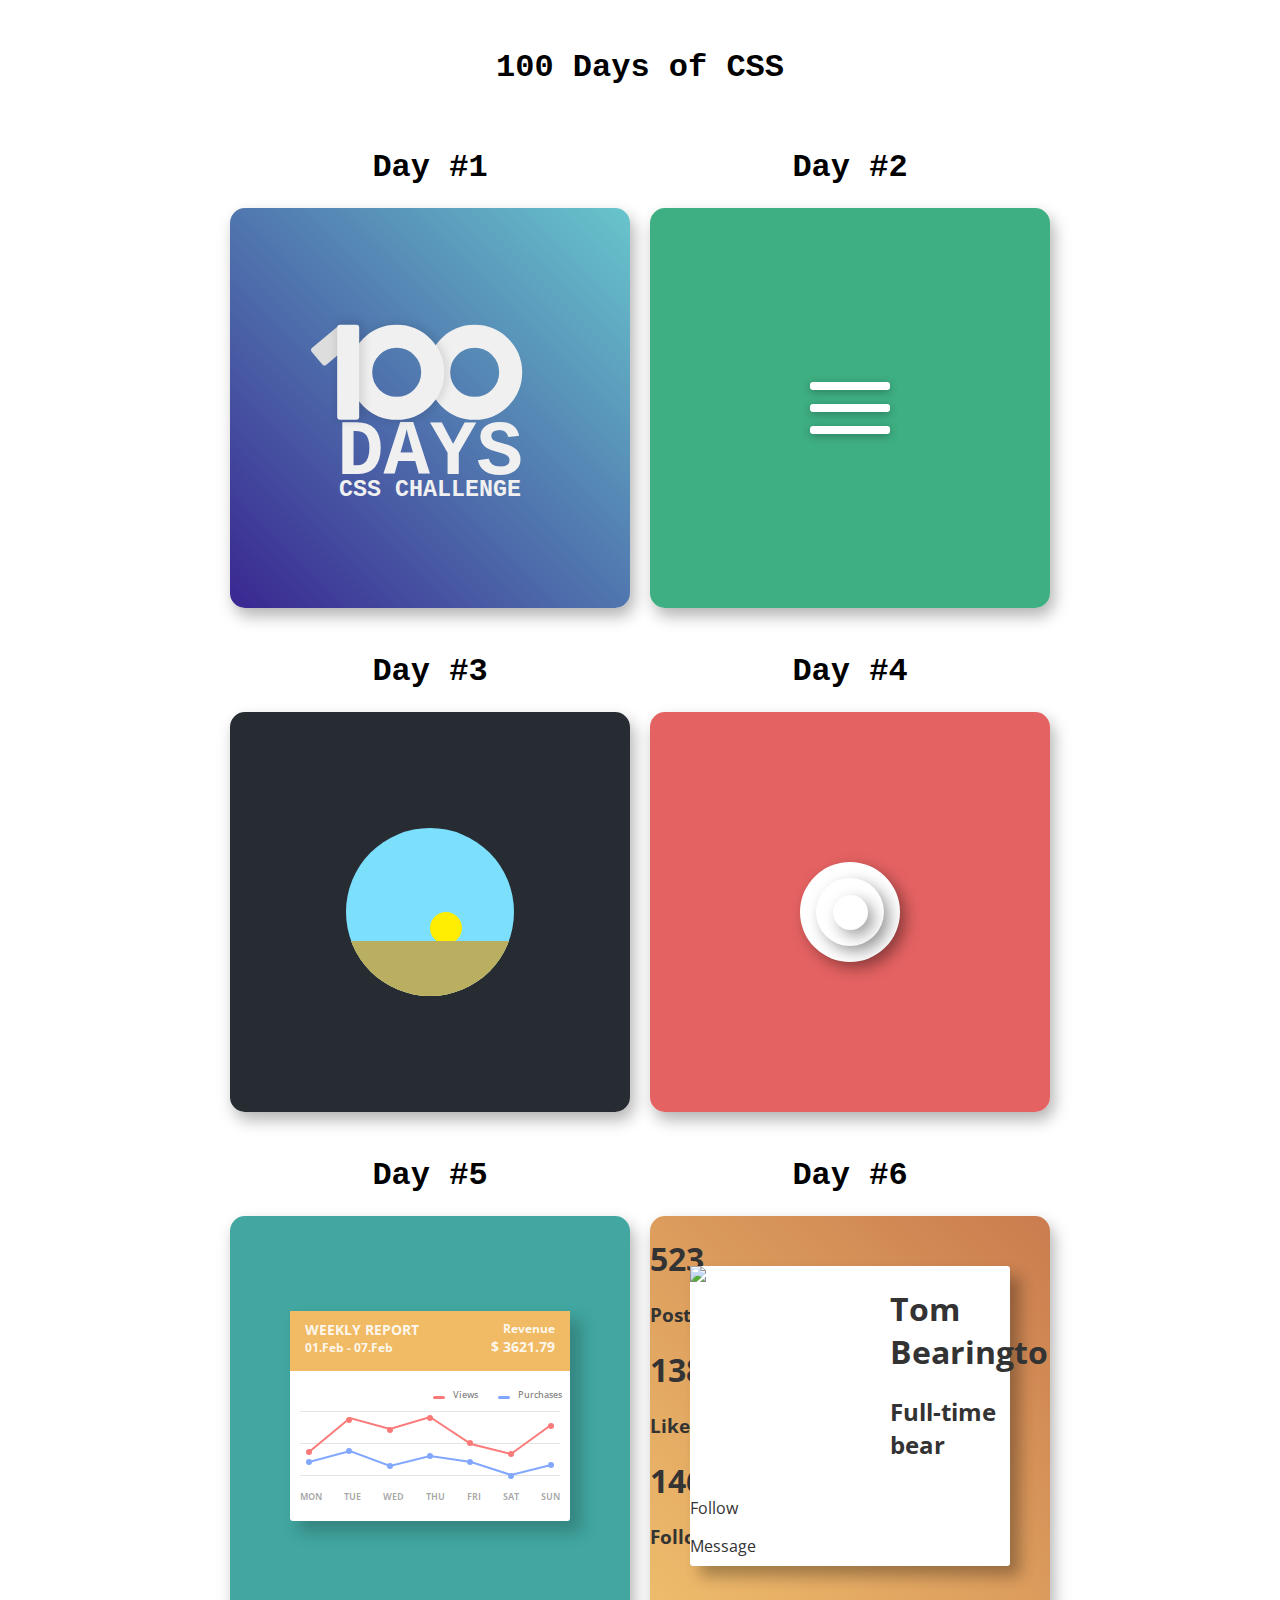
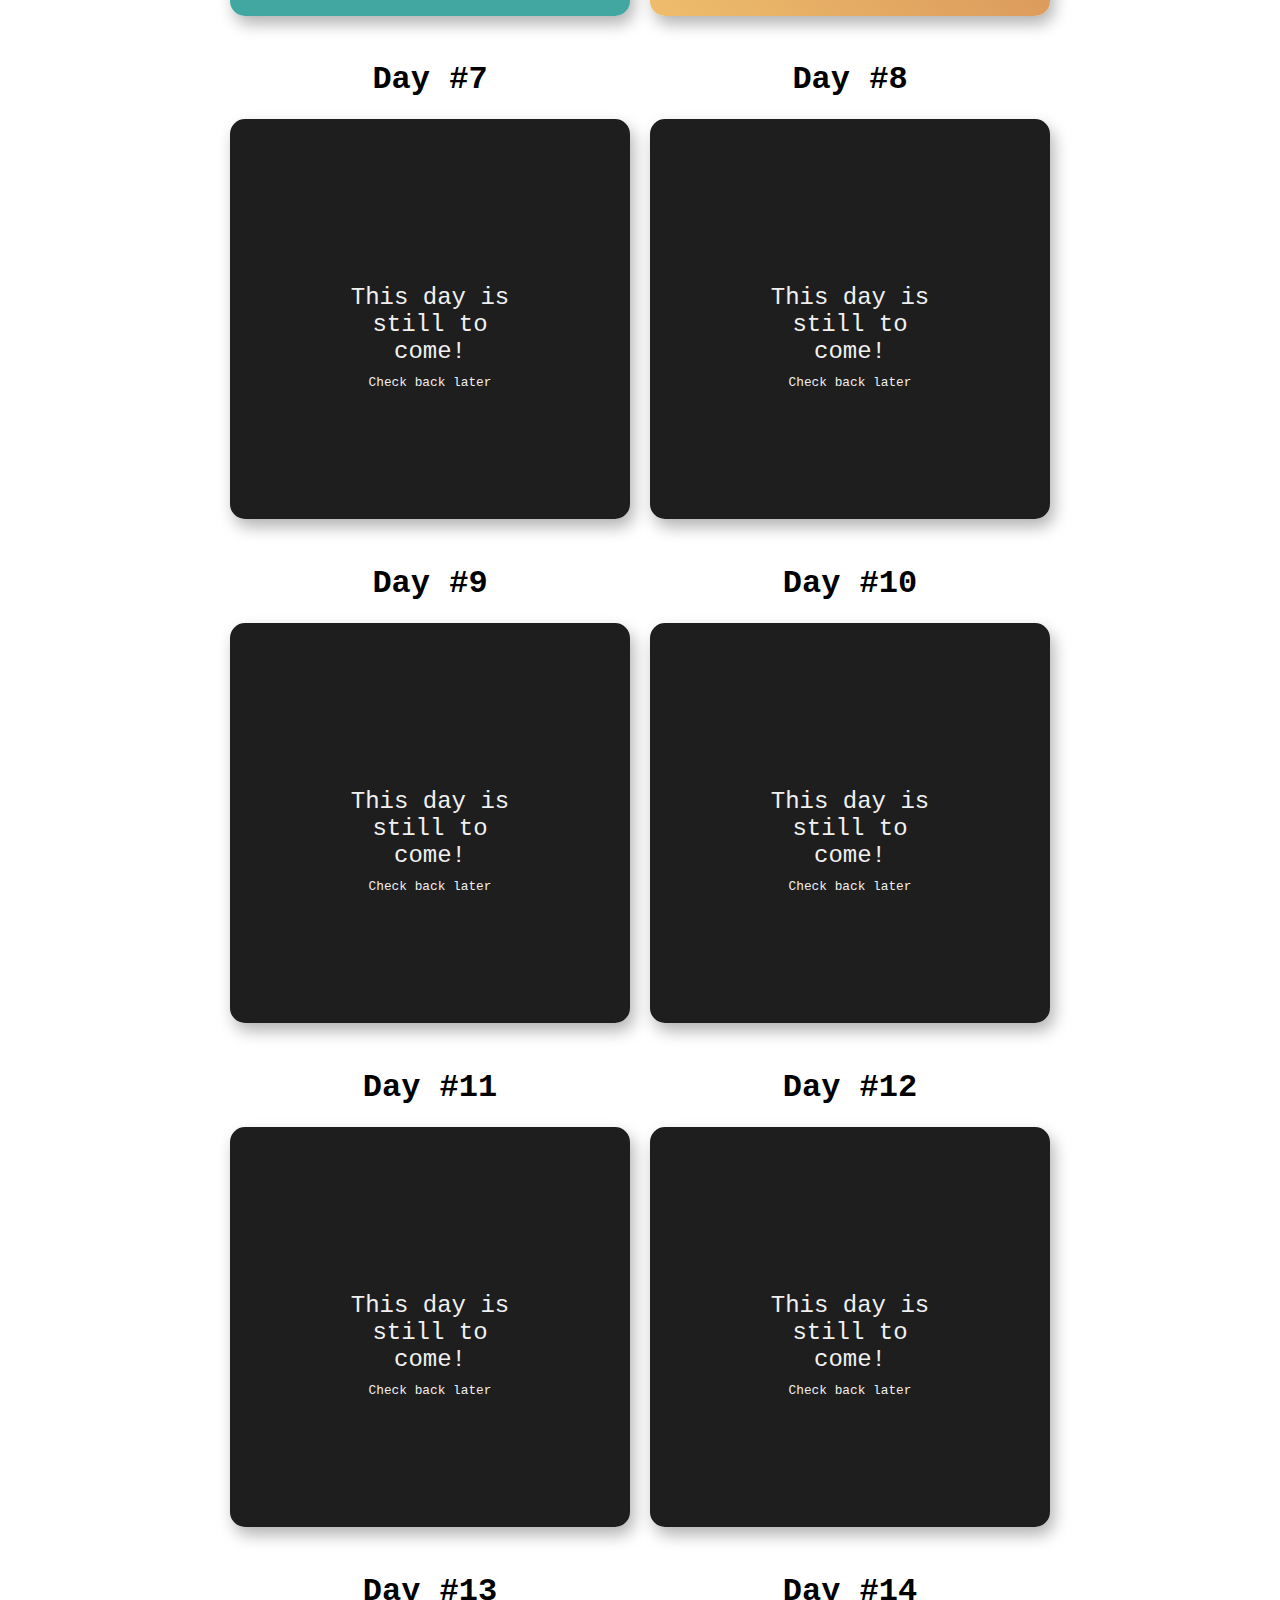
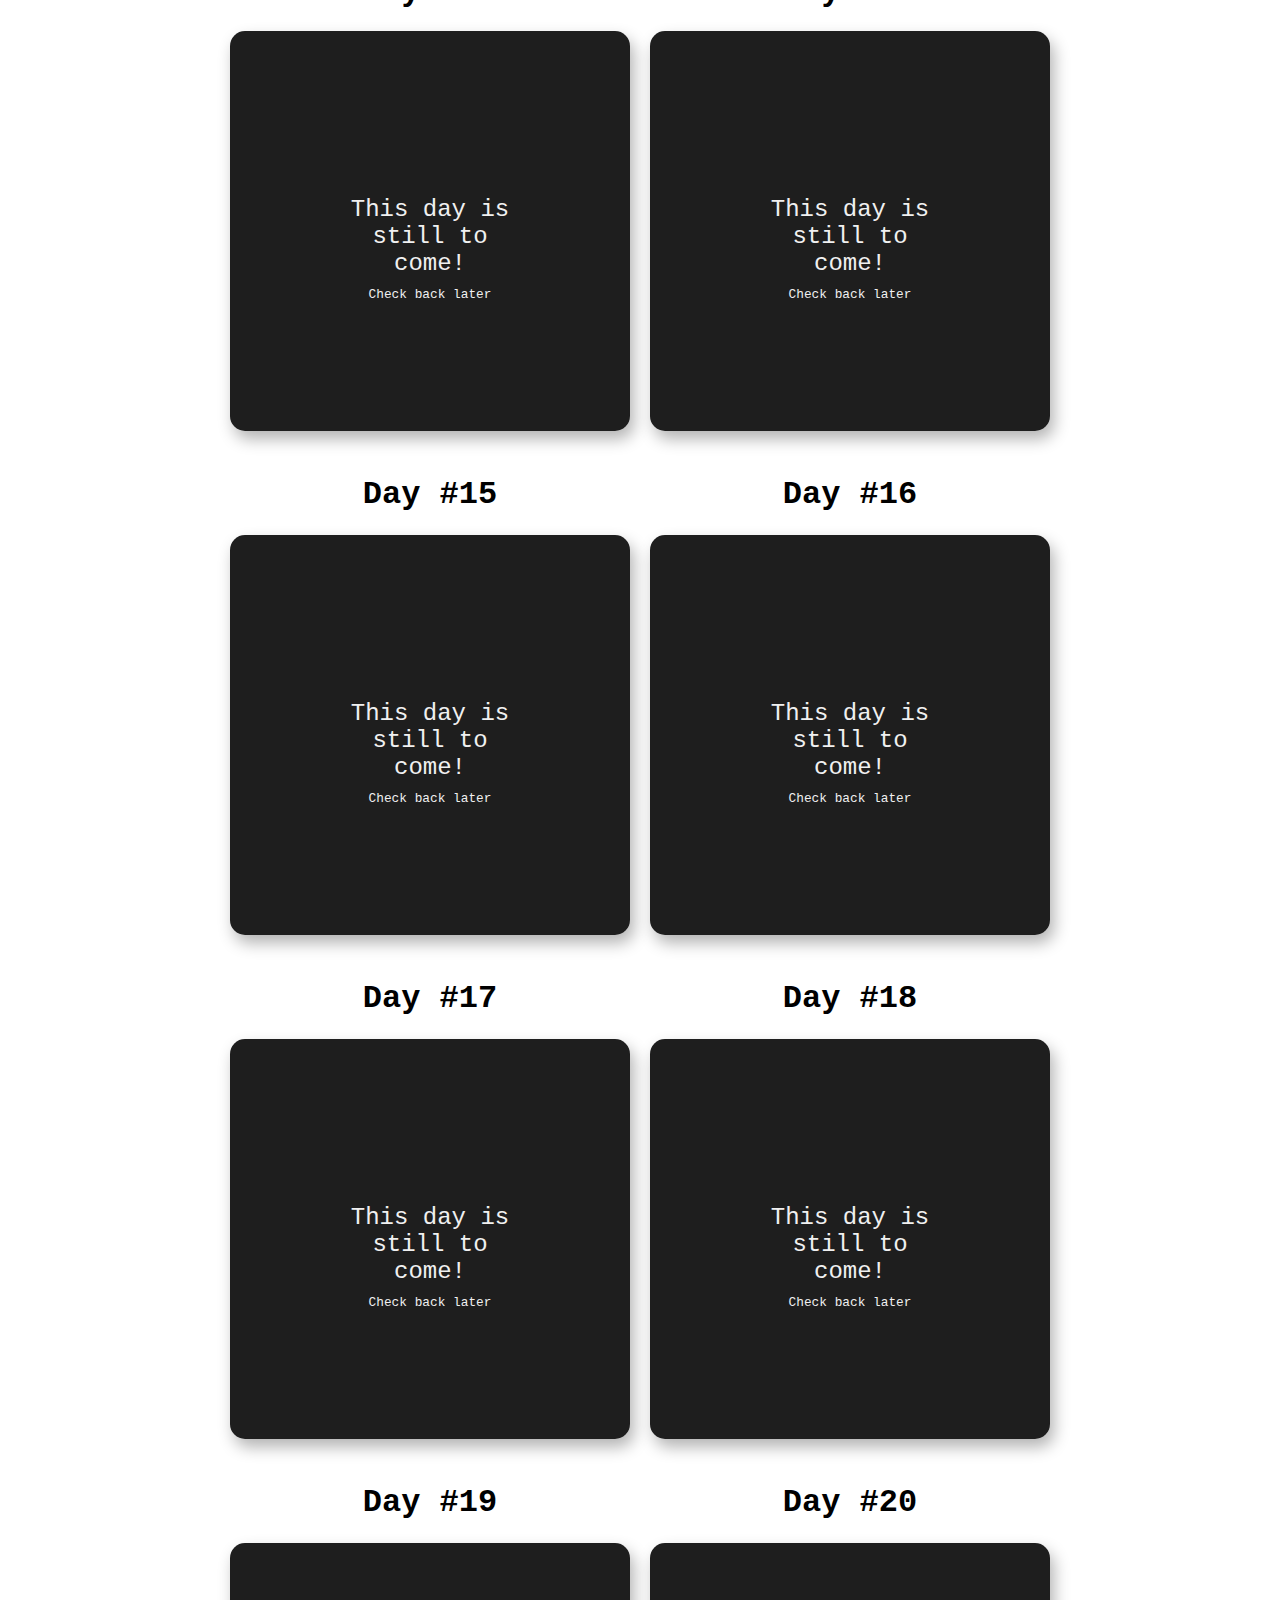
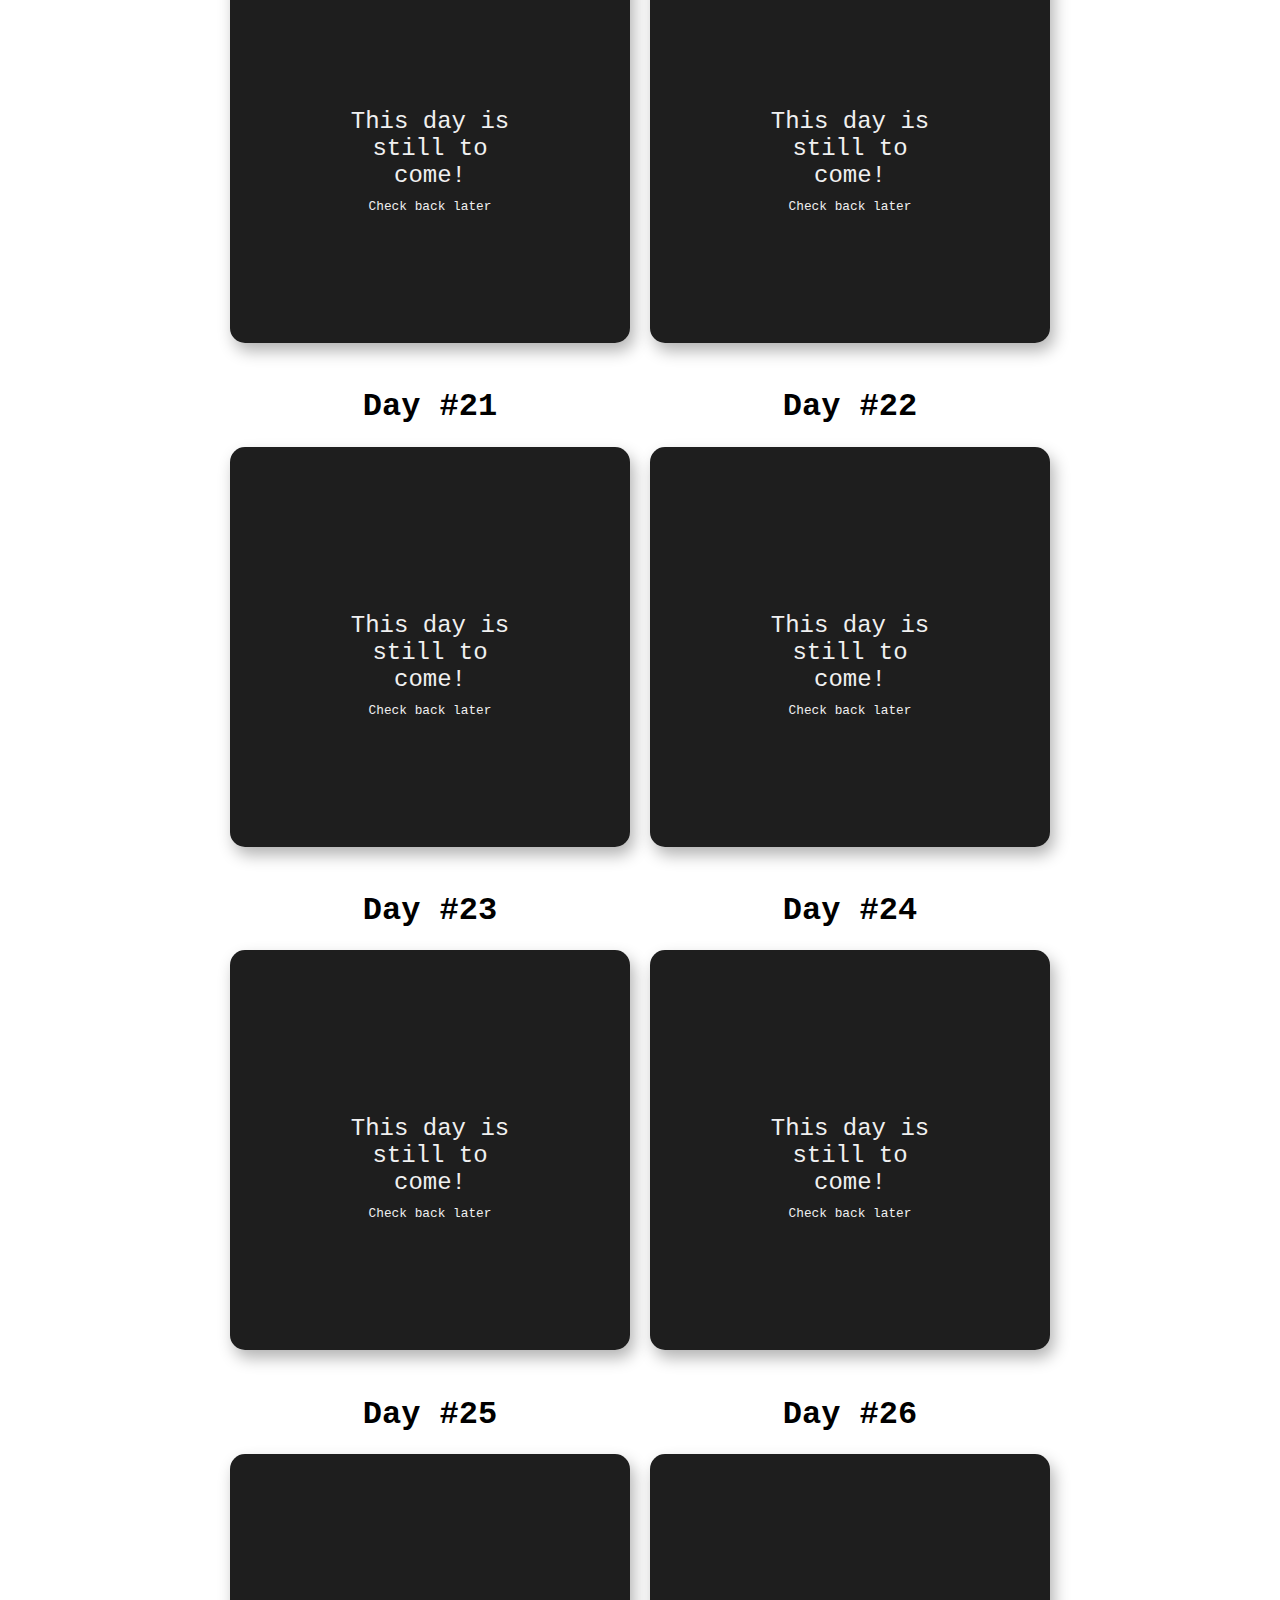
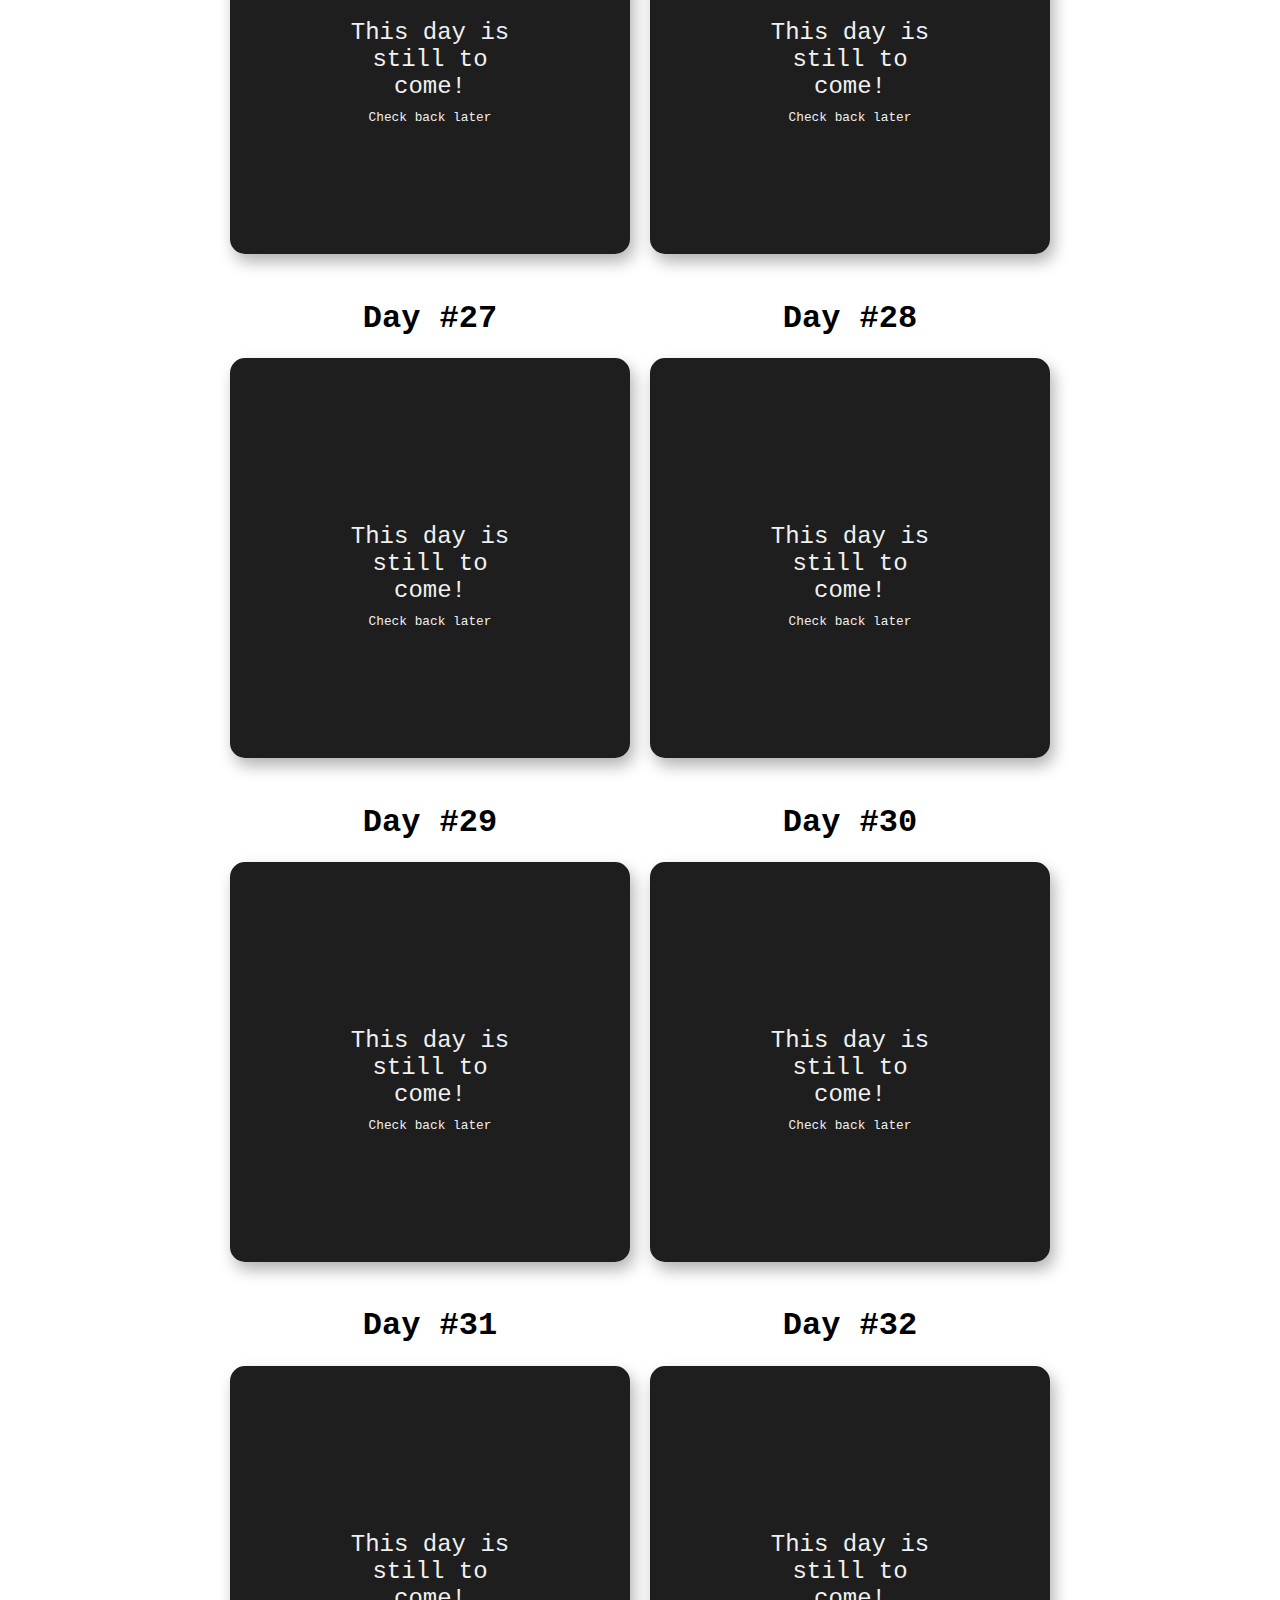
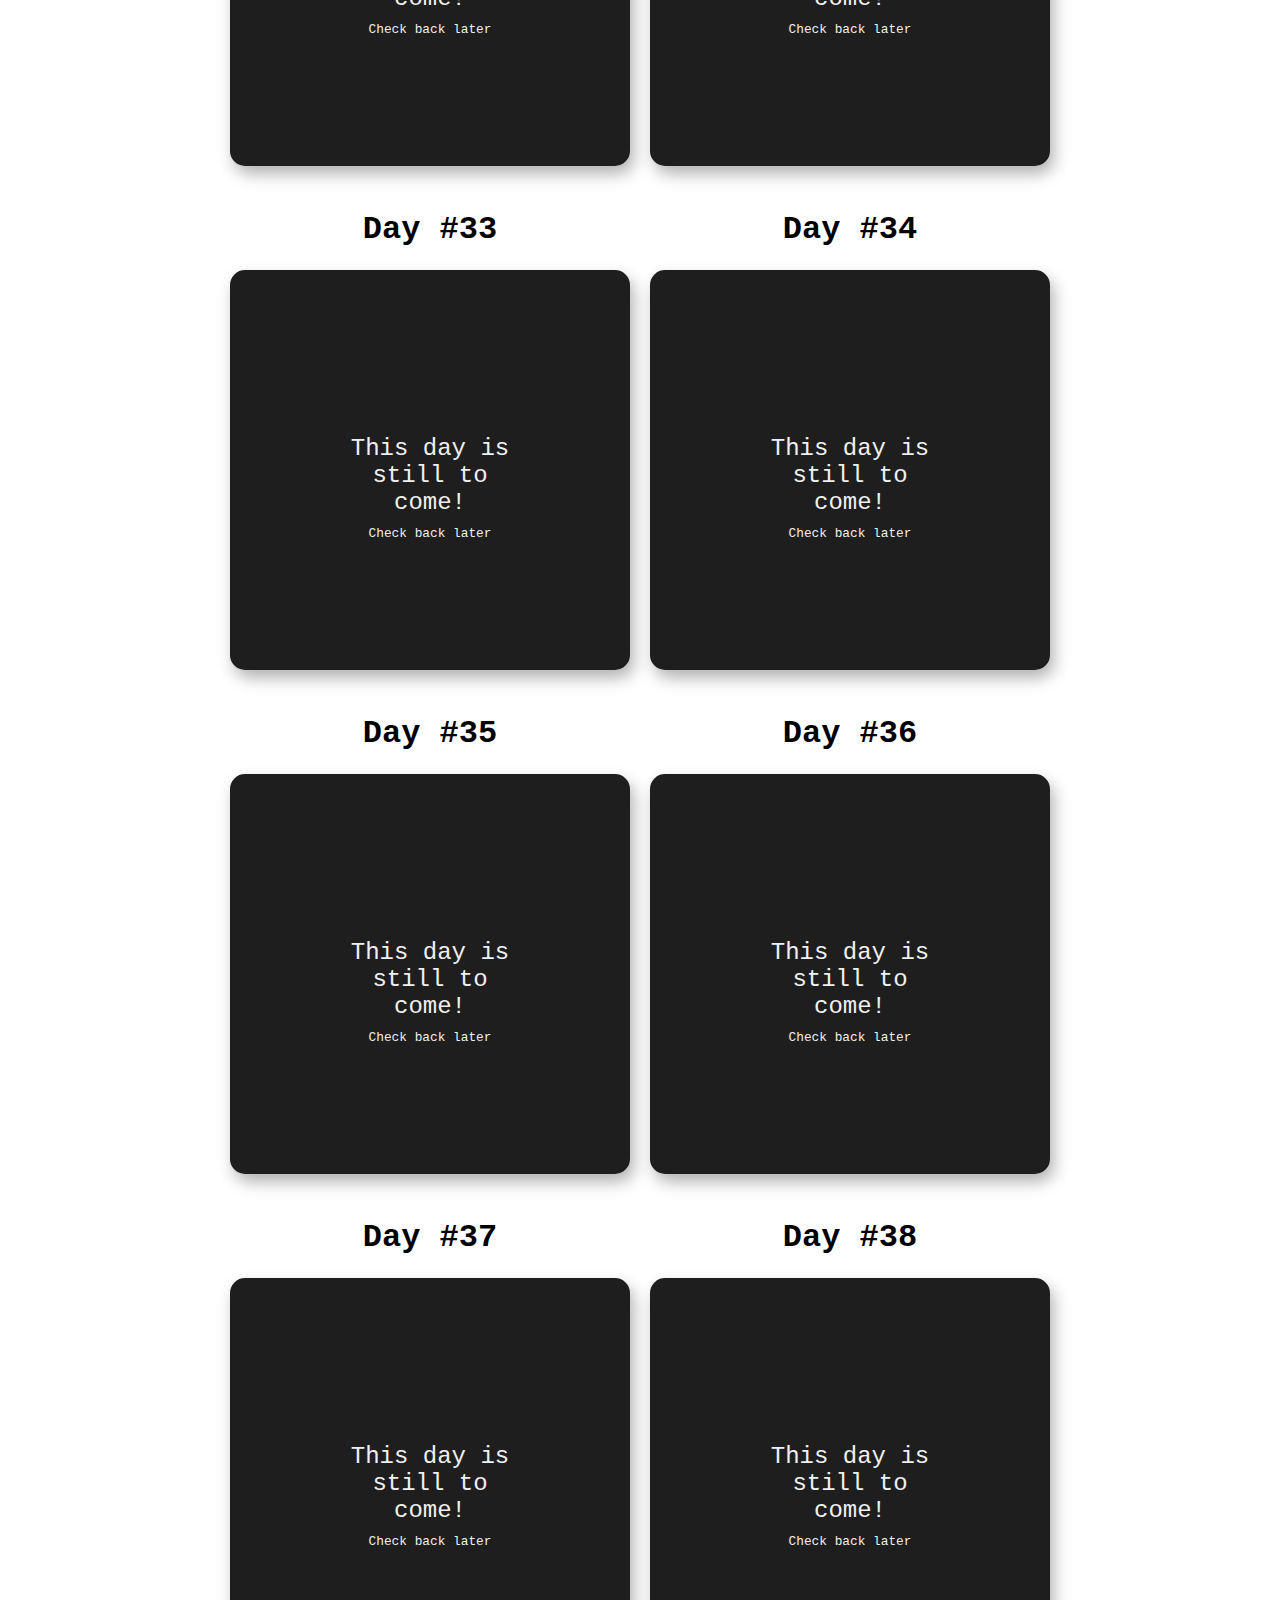
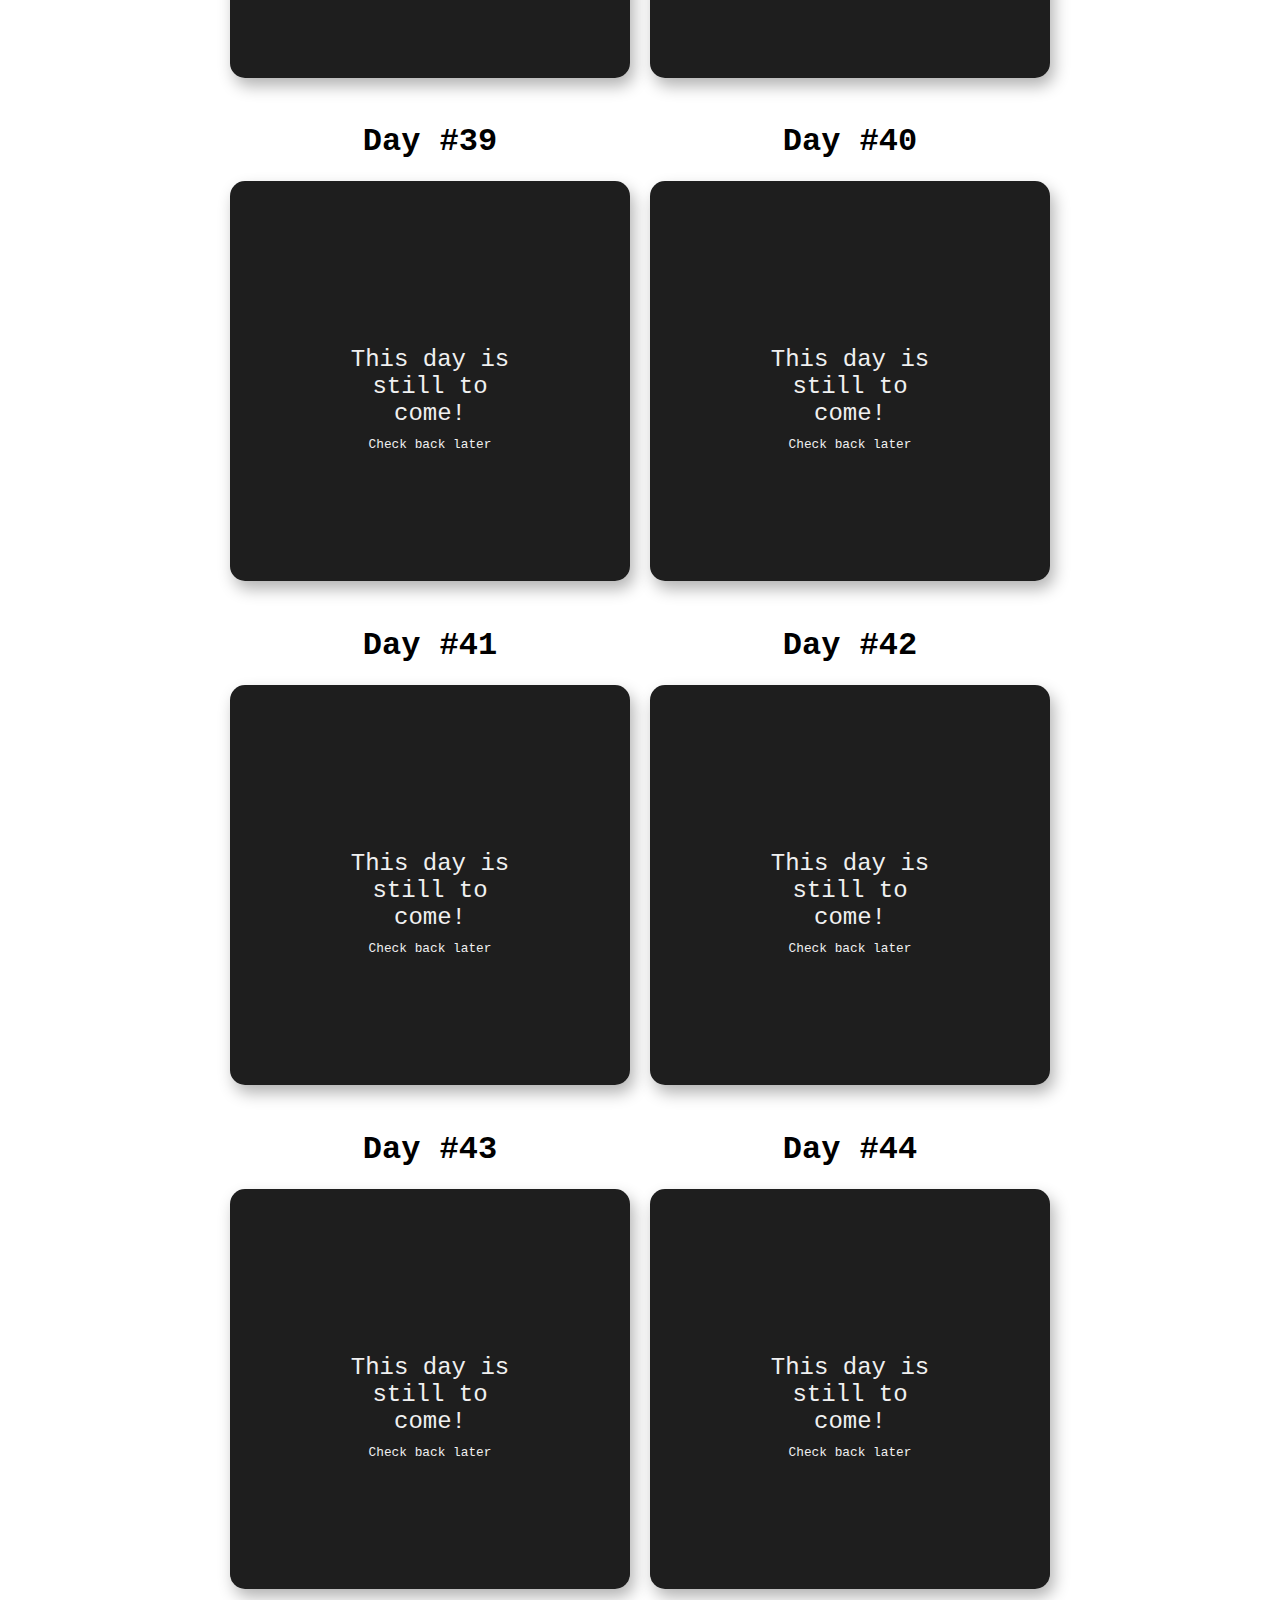
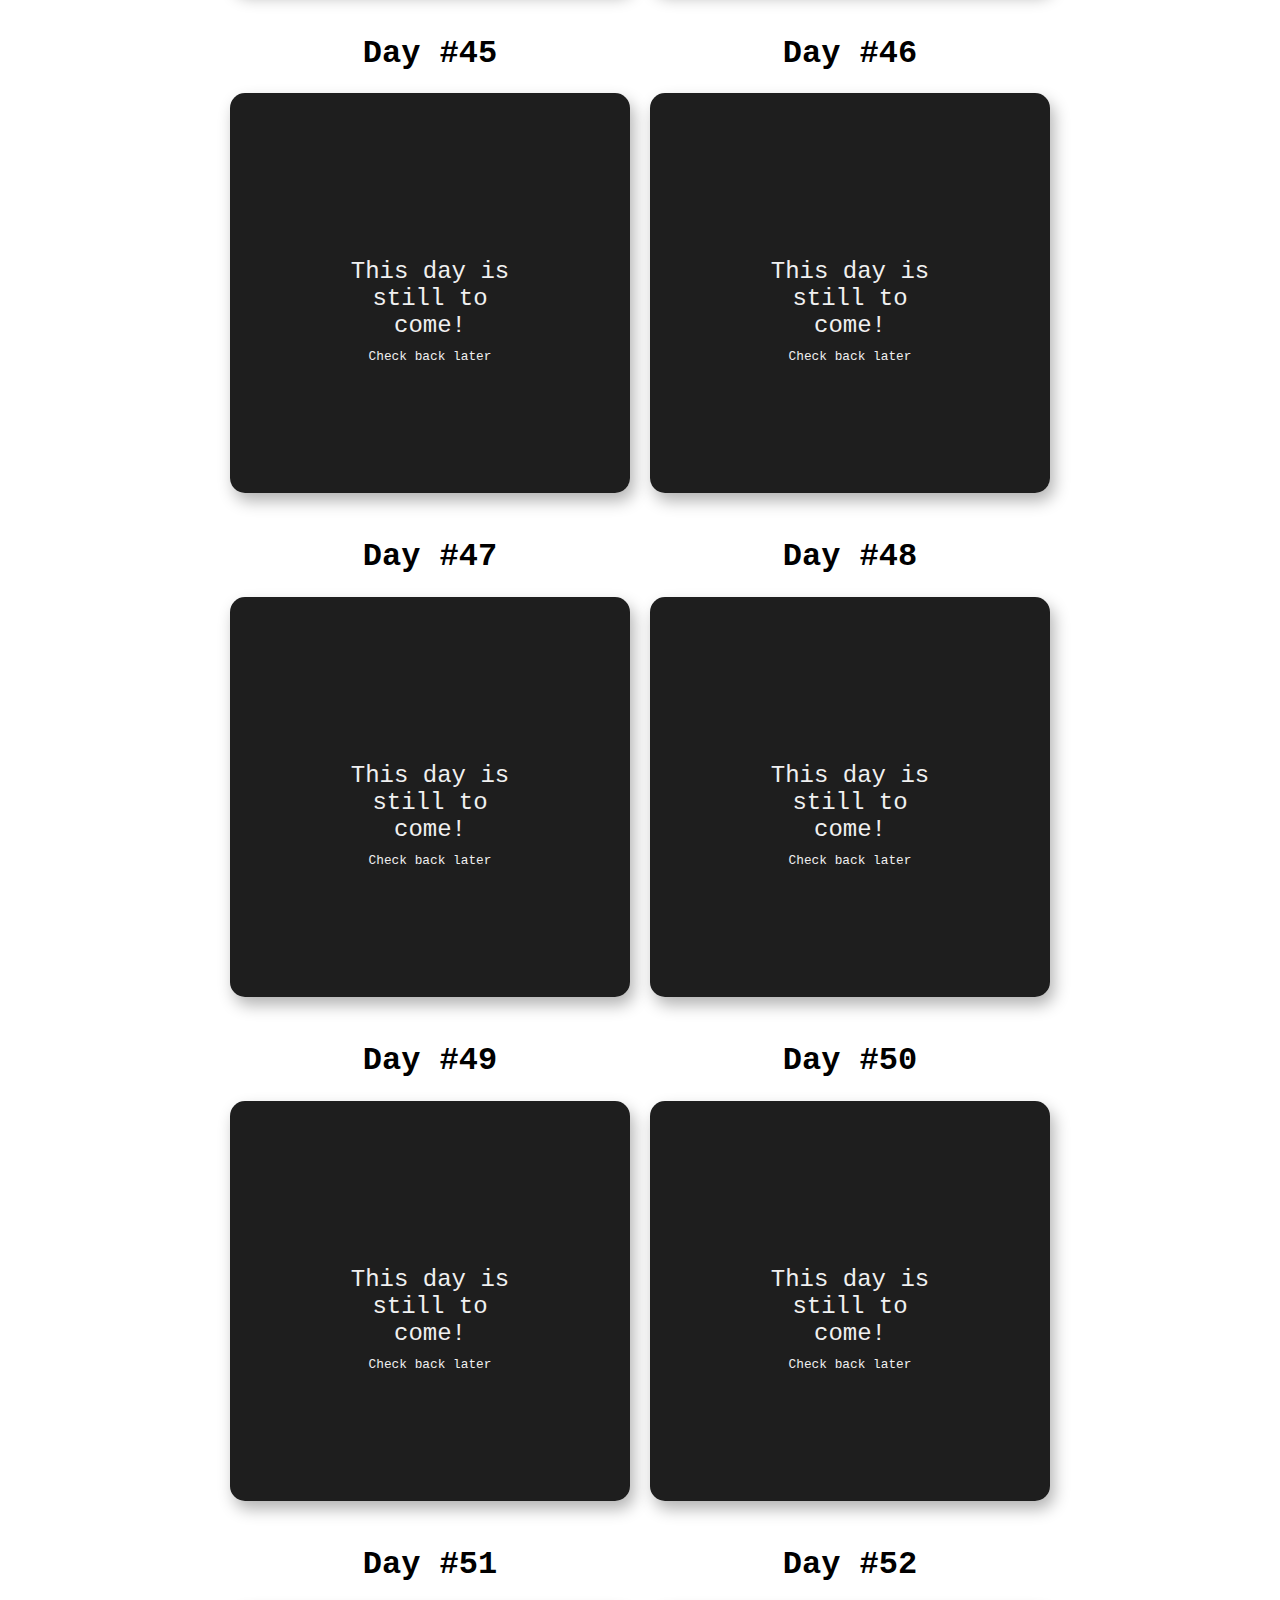
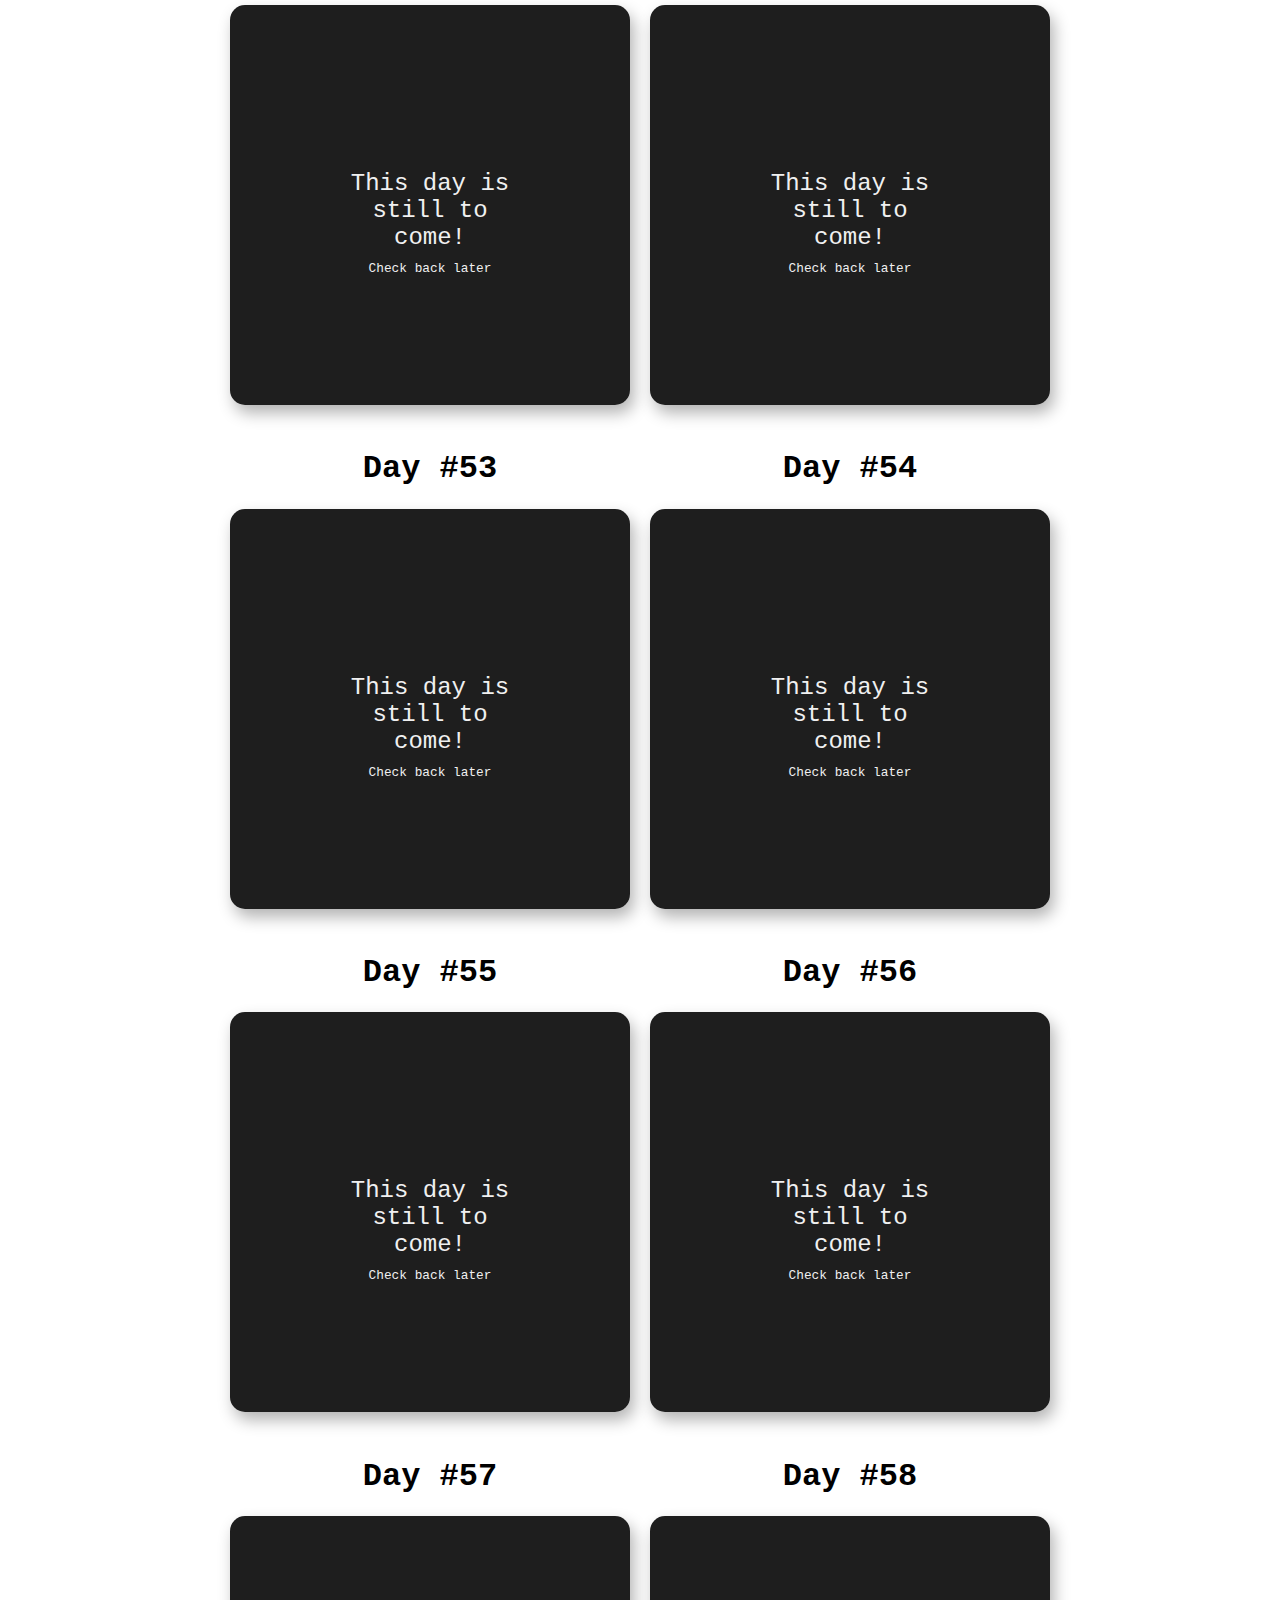
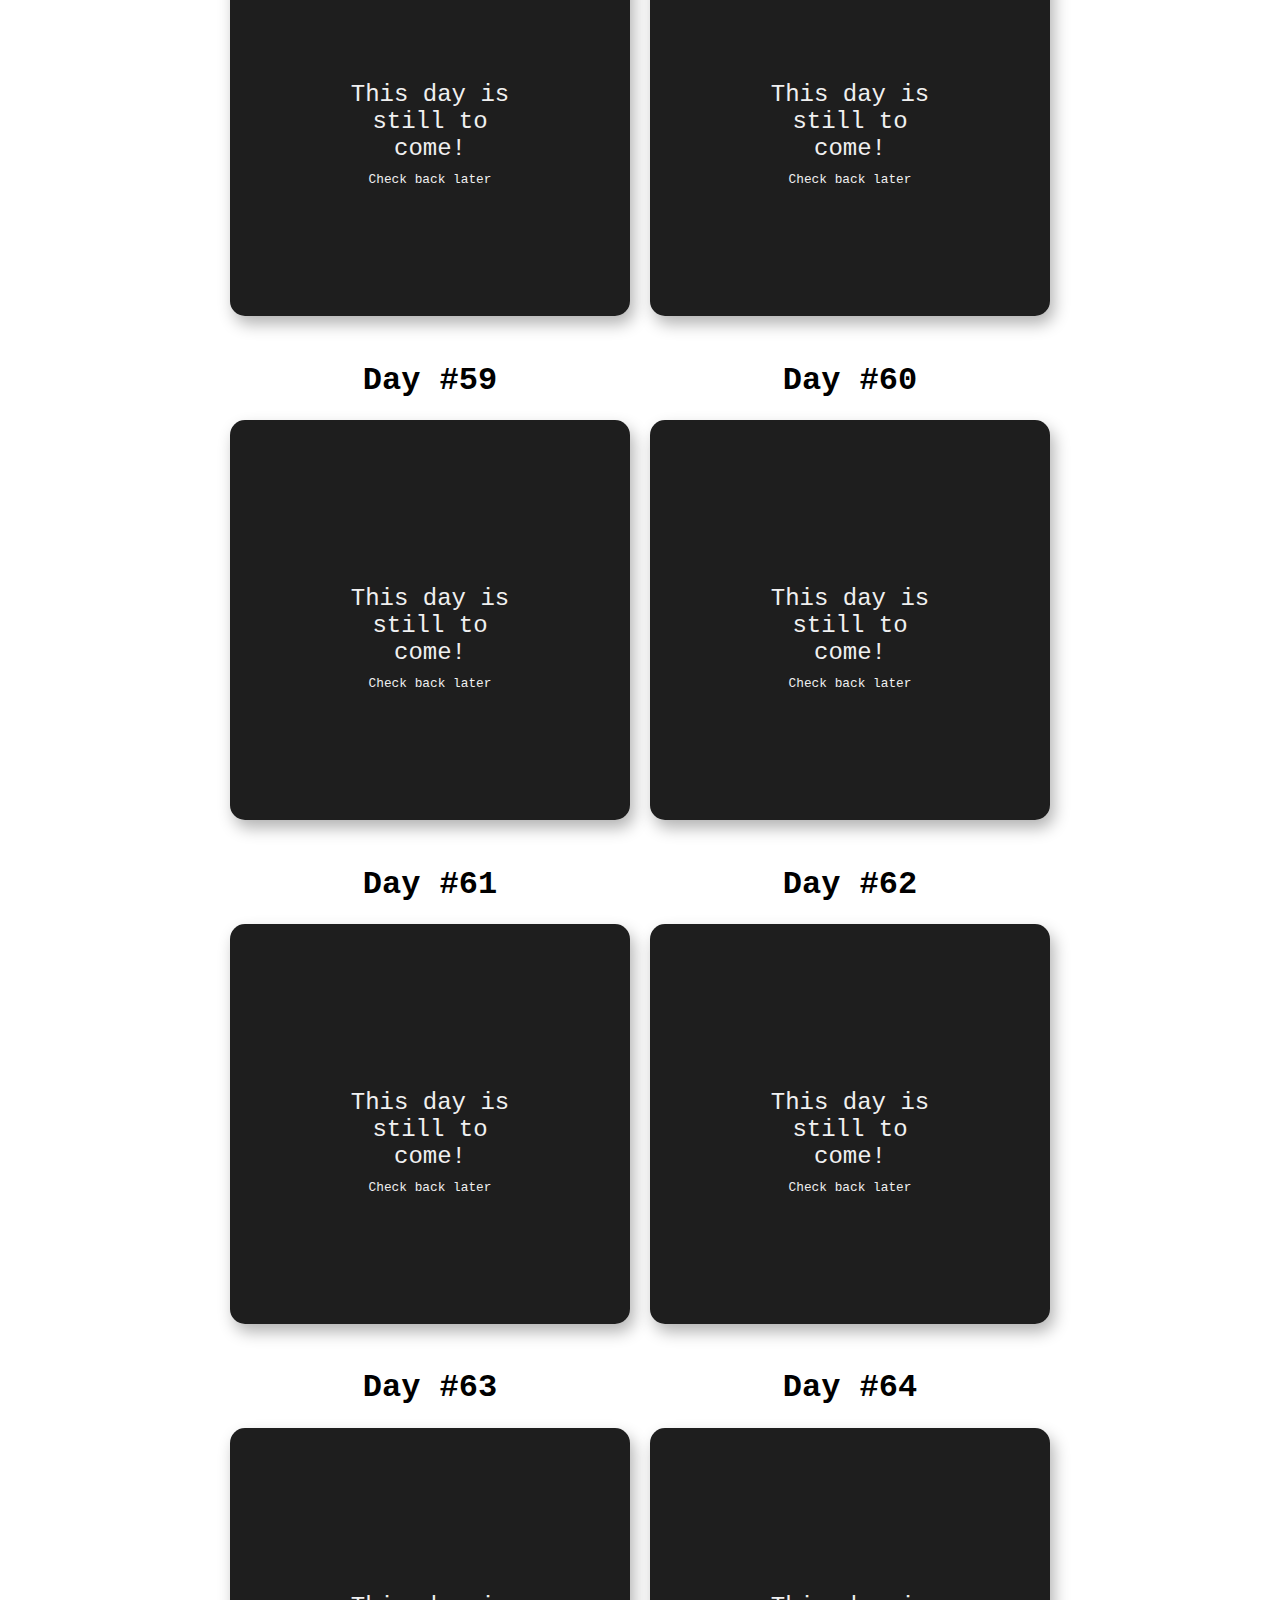
<file: Showcase/index.html>
<!DOCTYPE html>
<html>

<head>
  <title>100 Days of CSS - Alberto Denti</title>

  <style>
    .container {
      margin: 0 auto;
      padding: 20px;
      display: flex;
      flex-direction: column;
      justify-content: center;
      align-items: center;
    }

    .row {
      display: flex;
      flex-wrap: wrap;
      margin-top: 20px;
    }

    .col-lg-6,
    .col-md-6,
    .col-sm-12 {
      padding: 0 10px;
      box-sizing: border-box;
    }

    @media (max-width: 820px) {

      .col-lg-6,
      .col-md-6 {
        flex: 0 0 100%;
        max-width: 100%;
        margin-top: 20px;
      }
    }

    h1 {
      font-family: 'Courier New', Courier, monospace;
      text-align: center;
    }

    iframe {
        border-radius: 15px;
        box-shadow: 4px 8px 16px 0 rgba(0, 0, 0, 0.3);
    }
  </style>
</head>

<body>
  <div class="container">

    <h1>100 Days of CSS</h1>
<div class= "row"> 
        <div class= "col-lg-6 col-md-6 col-sm-12" >
            <h1>Day #1</h1>
            <iframe src="./day1/index.html" width="400" height="400" frameborder="0"></iframe>
        </div >
            
        <div class= "col-lg-6 col-md-6 col-sm-12" >
            <h1>Day #2</h1>
            <iframe src="./day2/index.html" width="400" height="400" frameborder="0"></iframe>
        </div >
            </div > <div class= "row"> 
        <div class= "col-lg-6 col-md-6 col-sm-12" >
            <h1>Day #3</h1>
            <iframe src="./day3/index.html" width="400" height="400" frameborder="0"></iframe>
        </div >
            
        <div class= "col-lg-6 col-md-6 col-sm-12" >
            <h1>Day #4</h1>
            <iframe src="./day4/index.html" width="400" height="400" frameborder="0"></iframe>
        </div >
            </div > <div class= "row"> 
        <div class= "col-lg-6 col-md-6 col-sm-12" >
            <h1>Day #5</h1>
            <iframe src="./day5/index.html" width="400" height="400" frameborder="0"></iframe>
        </div >
            
        <div class= "col-lg-6 col-md-6 col-sm-12" >
            <h1>Day #6</h1>
            <iframe src="./day6/index.html" width="400" height="400" frameborder="0"></iframe>
        </div >
            </div > <div class= "row"> 
        <div class= "col-lg-6 col-md-6 col-sm-12" >
            <h1>Day #7</h1>
            <iframe src="./todo/index.html" width="400" height="400" frameborder="0"></iframe>
        </div >
            
        <div class= "col-lg-6 col-md-6 col-sm-12" >
            <h1>Day #8</h1>
            <iframe src="./todo/index.html" width="400" height="400" frameborder="0"></iframe>
        </div >
            </div > <div class= "row"> 
        <div class= "col-lg-6 col-md-6 col-sm-12" >
            <h1>Day #9</h1>
            <iframe src="./todo/index.html" width="400" height="400" frameborder="0"></iframe>
        </div >
            
        <div class= "col-lg-6 col-md-6 col-sm-12" >
            <h1>Day #10</h1>
            <iframe src="./todo/index.html" width="400" height="400" frameborder="0"></iframe>
        </div >
            </div > <div class= "row"> 
        <div class= "col-lg-6 col-md-6 col-sm-12" >
            <h1>Day #11</h1>
            <iframe src="./todo/index.html" width="400" height="400" frameborder="0"></iframe>
        </div >
            
        <div class= "col-lg-6 col-md-6 col-sm-12" >
            <h1>Day #12</h1>
            <iframe src="./todo/index.html" width="400" height="400" frameborder="0"></iframe>
        </div >
            </div > <div class= "row"> 
        <div class= "col-lg-6 col-md-6 col-sm-12" >
            <h1>Day #13</h1>
            <iframe src="./todo/index.html" width="400" height="400" frameborder="0"></iframe>
        </div >
            
        <div class= "col-lg-6 col-md-6 col-sm-12" >
            <h1>Day #14</h1>
            <iframe src="./todo/index.html" width="400" height="400" frameborder="0"></iframe>
        </div >
            </div > <div class= "row"> 
        <div class= "col-lg-6 col-md-6 col-sm-12" >
            <h1>Day #15</h1>
            <iframe src="./todo/index.html" width="400" height="400" frameborder="0"></iframe>
        </div >
            
        <div class= "col-lg-6 col-md-6 col-sm-12" >
            <h1>Day #16</h1>
            <iframe src="./todo/index.html" width="400" height="400" frameborder="0"></iframe>
        </div >
            </div > <div class= "row"> 
        <div class= "col-lg-6 col-md-6 col-sm-12" >
            <h1>Day #17</h1>
            <iframe src="./todo/index.html" width="400" height="400" frameborder="0"></iframe>
        </div >
            
        <div class= "col-lg-6 col-md-6 col-sm-12" >
            <h1>Day #18</h1>
            <iframe src="./todo/index.html" width="400" height="400" frameborder="0"></iframe>
        </div >
            </div > <div class= "row"> 
        <div class= "col-lg-6 col-md-6 col-sm-12" >
            <h1>Day #19</h1>
            <iframe src="./todo/index.html" width="400" height="400" frameborder="0"></iframe>
        </div >
            
        <div class= "col-lg-6 col-md-6 col-sm-12" >
            <h1>Day #20</h1>
            <iframe src="./todo/index.html" width="400" height="400" frameborder="0"></iframe>
        </div >
            </div > <div class= "row"> 
        <div class= "col-lg-6 col-md-6 col-sm-12" >
            <h1>Day #21</h1>
            <iframe src="./todo/index.html" width="400" height="400" frameborder="0"></iframe>
        </div >
            
        <div class= "col-lg-6 col-md-6 col-sm-12" >
            <h1>Day #22</h1>
            <iframe src="./todo/index.html" width="400" height="400" frameborder="0"></iframe>
        </div >
            </div > <div class= "row"> 
        <div class= "col-lg-6 col-md-6 col-sm-12" >
            <h1>Day #23</h1>
            <iframe src="./todo/index.html" width="400" height="400" frameborder="0"></iframe>
        </div >
            
        <div class= "col-lg-6 col-md-6 col-sm-12" >
            <h1>Day #24</h1>
            <iframe src="./todo/index.html" width="400" height="400" frameborder="0"></iframe>
        </div >
            </div > <div class= "row"> 
        <div class= "col-lg-6 col-md-6 col-sm-12" >
            <h1>Day #25</h1>
            <iframe src="./todo/index.html" width="400" height="400" frameborder="0"></iframe>
        </div >
            
        <div class= "col-lg-6 col-md-6 col-sm-12" >
            <h1>Day #26</h1>
            <iframe src="./todo/index.html" width="400" height="400" frameborder="0"></iframe>
        </div >
            </div > <div class= "row"> 
        <div class= "col-lg-6 col-md-6 col-sm-12" >
            <h1>Day #27</h1>
            <iframe src="./todo/index.html" width="400" height="400" frameborder="0"></iframe>
        </div >
            
        <div class= "col-lg-6 col-md-6 col-sm-12" >
            <h1>Day #28</h1>
            <iframe src="./todo/index.html" width="400" height="400" frameborder="0"></iframe>
        </div >
            </div > <div class= "row"> 
        <div class= "col-lg-6 col-md-6 col-sm-12" >
            <h1>Day #29</h1>
            <iframe src="./todo/index.html" width="400" height="400" frameborder="0"></iframe>
        </div >
            
        <div class= "col-lg-6 col-md-6 col-sm-12" >
            <h1>Day #30</h1>
            <iframe src="./todo/index.html" width="400" height="400" frameborder="0"></iframe>
        </div >
            </div > <div class= "row"> 
        <div class= "col-lg-6 col-md-6 col-sm-12" >
            <h1>Day #31</h1>
            <iframe src="./todo/index.html" width="400" height="400" frameborder="0"></iframe>
        </div >
            
        <div class= "col-lg-6 col-md-6 col-sm-12" >
            <h1>Day #32</h1>
            <iframe src="./todo/index.html" width="400" height="400" frameborder="0"></iframe>
        </div >
            </div > <div class= "row"> 
        <div class= "col-lg-6 col-md-6 col-sm-12" >
            <h1>Day #33</h1>
            <iframe src="./todo/index.html" width="400" height="400" frameborder="0"></iframe>
        </div >
            
        <div class= "col-lg-6 col-md-6 col-sm-12" >
            <h1>Day #34</h1>
            <iframe src="./todo/index.html" width="400" height="400" frameborder="0"></iframe>
        </div >
            </div > <div class= "row"> 
        <div class= "col-lg-6 col-md-6 col-sm-12" >
            <h1>Day #35</h1>
            <iframe src="./todo/index.html" width="400" height="400" frameborder="0"></iframe>
        </div >
            
        <div class= "col-lg-6 col-md-6 col-sm-12" >
            <h1>Day #36</h1>
            <iframe src="./todo/index.html" width="400" height="400" frameborder="0"></iframe>
        </div >
            </div > <div class= "row"> 
        <div class= "col-lg-6 col-md-6 col-sm-12" >
            <h1>Day #37</h1>
            <iframe src="./todo/index.html" width="400" height="400" frameborder="0"></iframe>
        </div >
            
        <div class= "col-lg-6 col-md-6 col-sm-12" >
            <h1>Day #38</h1>
            <iframe src="./todo/index.html" width="400" height="400" frameborder="0"></iframe>
        </div >
            </div > <div class= "row"> 
        <div class= "col-lg-6 col-md-6 col-sm-12" >
            <h1>Day #39</h1>
            <iframe src="./todo/index.html" width="400" height="400" frameborder="0"></iframe>
        </div >
            
        <div class= "col-lg-6 col-md-6 col-sm-12" >
            <h1>Day #40</h1>
            <iframe src="./todo/index.html" width="400" height="400" frameborder="0"></iframe>
        </div >
            </div > <div class= "row"> 
        <div class= "col-lg-6 col-md-6 col-sm-12" >
            <h1>Day #41</h1>
            <iframe src="./todo/index.html" width="400" height="400" frameborder="0"></iframe>
        </div >
            
        <div class= "col-lg-6 col-md-6 col-sm-12" >
            <h1>Day #42</h1>
            <iframe src="./todo/index.html" width="400" height="400" frameborder="0"></iframe>
        </div >
            </div > <div class= "row"> 
        <div class= "col-lg-6 col-md-6 col-sm-12" >
            <h1>Day #43</h1>
            <iframe src="./todo/index.html" width="400" height="400" frameborder="0"></iframe>
        </div >
            
        <div class= "col-lg-6 col-md-6 col-sm-12" >
            <h1>Day #44</h1>
            <iframe src="./todo/index.html" width="400" height="400" frameborder="0"></iframe>
        </div >
            </div > <div class= "row"> 
        <div class= "col-lg-6 col-md-6 col-sm-12" >
            <h1>Day #45</h1>
            <iframe src="./todo/index.html" width="400" height="400" frameborder="0"></iframe>
        </div >
            
        <div class= "col-lg-6 col-md-6 col-sm-12" >
            <h1>Day #46</h1>
            <iframe src="./todo/index.html" width="400" height="400" frameborder="0"></iframe>
        </div >
            </div > <div class= "row"> 
        <div class= "col-lg-6 col-md-6 col-sm-12" >
            <h1>Day #47</h1>
            <iframe src="./todo/index.html" width="400" height="400" frameborder="0"></iframe>
        </div >
            
        <div class= "col-lg-6 col-md-6 col-sm-12" >
            <h1>Day #48</h1>
            <iframe src="./todo/index.html" width="400" height="400" frameborder="0"></iframe>
        </div >
            </div > <div class= "row"> 
        <div class= "col-lg-6 col-md-6 col-sm-12" >
            <h1>Day #49</h1>
            <iframe src="./todo/index.html" width="400" height="400" frameborder="0"></iframe>
        </div >
            
        <div class= "col-lg-6 col-md-6 col-sm-12" >
            <h1>Day #50</h1>
            <iframe src="./todo/index.html" width="400" height="400" frameborder="0"></iframe>
        </div >
            </div > <div class= "row"> 
        <div class= "col-lg-6 col-md-6 col-sm-12" >
            <h1>Day #51</h1>
            <iframe src="./todo/index.html" width="400" height="400" frameborder="0"></iframe>
        </div >
            
        <div class= "col-lg-6 col-md-6 col-sm-12" >
            <h1>Day #52</h1>
            <iframe src="./todo/index.html" width="400" height="400" frameborder="0"></iframe>
        </div >
            </div > <div class= "row"> 
        <div class= "col-lg-6 col-md-6 col-sm-12" >
            <h1>Day #53</h1>
            <iframe src="./todo/index.html" width="400" height="400" frameborder="0"></iframe>
        </div >
            
        <div class= "col-lg-6 col-md-6 col-sm-12" >
            <h1>Day #54</h1>
            <iframe src="./todo/index.html" width="400" height="400" frameborder="0"></iframe>
        </div >
            </div > <div class= "row"> 
        <div class= "col-lg-6 col-md-6 col-sm-12" >
            <h1>Day #55</h1>
            <iframe src="./todo/index.html" width="400" height="400" frameborder="0"></iframe>
        </div >
            
        <div class= "col-lg-6 col-md-6 col-sm-12" >
            <h1>Day #56</h1>
            <iframe src="./todo/index.html" width="400" height="400" frameborder="0"></iframe>
        </div >
            </div > <div class= "row"> 
        <div class= "col-lg-6 col-md-6 col-sm-12" >
            <h1>Day #57</h1>
            <iframe src="./todo/index.html" width="400" height="400" frameborder="0"></iframe>
        </div >
            
        <div class= "col-lg-6 col-md-6 col-sm-12" >
            <h1>Day #58</h1>
            <iframe src="./todo/index.html" width="400" height="400" frameborder="0"></iframe>
        </div >
            </div > <div class= "row"> 
        <div class= "col-lg-6 col-md-6 col-sm-12" >
            <h1>Day #59</h1>
            <iframe src="./todo/index.html" width="400" height="400" frameborder="0"></iframe>
        </div >
            
        <div class= "col-lg-6 col-md-6 col-sm-12" >
            <h1>Day #60</h1>
            <iframe src="./todo/index.html" width="400" height="400" frameborder="0"></iframe>
        </div >
            </div > <div class= "row"> 
        <div class= "col-lg-6 col-md-6 col-sm-12" >
            <h1>Day #61</h1>
            <iframe src="./todo/index.html" width="400" height="400" frameborder="0"></iframe>
        </div >
            
        <div class= "col-lg-6 col-md-6 col-sm-12" >
            <h1>Day #62</h1>
            <iframe src="./todo/index.html" width="400" height="400" frameborder="0"></iframe>
        </div >
            </div > <div class= "row"> 
        <div class= "col-lg-6 col-md-6 col-sm-12" >
            <h1>Day #63</h1>
            <iframe src="./todo/index.html" width="400" height="400" frameborder="0"></iframe>
        </div >
            
        <div class= "col-lg-6 col-md-6 col-sm-12" >
            <h1>Day #64</h1>
            <iframe src="./todo/index.html" width="400" height="400" frameborder="0"></iframe>
        </div >
            </div > <div class= "row"> 
        <div class= "col-lg-6 col-md-6 col-sm-12" >
            <h1>Day #65</h1>
            <iframe src="./todo/index.html" width="400" height="400" frameborder="0"></iframe>
        </div >
            
        <div class= "col-lg-6 col-md-6 col-sm-12" >
            <h1>Day #66</h1>
            <iframe src="./todo/index.html" width="400" height="400" frameborder="0"></iframe>
        </div >
            </div > <div class= "row"> 
        <div class= "col-lg-6 col-md-6 col-sm-12" >
            <h1>Day #67</h1>
            <iframe src="./todo/index.html" width="400" height="400" frameborder="0"></iframe>
        </div >
            
        <div class= "col-lg-6 col-md-6 col-sm-12" >
            <h1>Day #68</h1>
            <iframe src="./todo/index.html" width="400" height="400" frameborder="0"></iframe>
        </div >
            </div > <div class= "row"> 
        <div class= "col-lg-6 col-md-6 col-sm-12" >
            <h1>Day #69</h1>
            <iframe src="./todo/index.html" width="400" height="400" frameborder="0"></iframe>
        </div >
            
        <div class= "col-lg-6 col-md-6 col-sm-12" >
            <h1>Day #70</h1>
            <iframe src="./todo/index.html" width="400" height="400" frameborder="0"></iframe>
        </div >
            </div > <div class= "row"> 
        <div class= "col-lg-6 col-md-6 col-sm-12" >
            <h1>Day #71</h1>
            <iframe src="./todo/index.html" width="400" height="400" frameborder="0"></iframe>
        </div >
            
        <div class= "col-lg-6 col-md-6 col-sm-12" >
            <h1>Day #72</h1>
            <iframe src="./todo/index.html" width="400" height="400" frameborder="0"></iframe>
        </div >
            </div > <div class= "row"> 
        <div class= "col-lg-6 col-md-6 col-sm-12" >
            <h1>Day #73</h1>
            <iframe src="./todo/index.html" width="400" height="400" frameborder="0"></iframe>
        </div >
            
        <div class= "col-lg-6 col-md-6 col-sm-12" >
            <h1>Day #74</h1>
            <iframe src="./todo/index.html" width="400" height="400" frameborder="0"></iframe>
        </div >
            </div > <div class= "row"> 
        <div class= "col-lg-6 col-md-6 col-sm-12" >
            <h1>Day #75</h1>
            <iframe src="./todo/index.html" width="400" height="400" frameborder="0"></iframe>
        </div >
            
        <div class= "col-lg-6 col-md-6 col-sm-12" >
            <h1>Day #76</h1>
            <iframe src="./todo/index.html" width="400" height="400" frameborder="0"></iframe>
        </div >
            </div > <div class= "row"> 
        <div class= "col-lg-6 col-md-6 col-sm-12" >
            <h1>Day #77</h1>
            <iframe src="./todo/index.html" width="400" height="400" frameborder="0"></iframe>
        </div >
            
        <div class= "col-lg-6 col-md-6 col-sm-12" >
            <h1>Day #78</h1>
            <iframe src="./todo/index.html" width="400" height="400" frameborder="0"></iframe>
        </div >
            </div > <div class= "row"> 
        <div class= "col-lg-6 col-md-6 col-sm-12" >
            <h1>Day #79</h1>
            <iframe src="./todo/index.html" width="400" height="400" frameborder="0"></iframe>
        </div >
            
        <div class= "col-lg-6 col-md-6 col-sm-12" >
            <h1>Day #80</h1>
            <iframe src="./todo/index.html" width="400" height="400" frameborder="0"></iframe>
        </div >
            </div > <div class= "row"> 
        <div class= "col-lg-6 col-md-6 col-sm-12" >
            <h1>Day #81</h1>
            <iframe src="./todo/index.html" width="400" height="400" frameborder="0"></iframe>
        </div >
            
        <div class= "col-lg-6 col-md-6 col-sm-12" >
            <h1>Day #82</h1>
            <iframe src="./todo/index.html" width="400" height="400" frameborder="0"></iframe>
        </div >
            </div > <div class= "row"> 
        <div class= "col-lg-6 col-md-6 col-sm-12" >
            <h1>Day #83</h1>
            <iframe src="./todo/index.html" width="400" height="400" frameborder="0"></iframe>
        </div >
            
        <div class= "col-lg-6 col-md-6 col-sm-12" >
            <h1>Day #84</h1>
            <iframe src="./todo/index.html" width="400" height="400" frameborder="0"></iframe>
        </div >
            </div > <div class= "row"> 
        <div class= "col-lg-6 col-md-6 col-sm-12" >
            <h1>Day #85</h1>
            <iframe src="./todo/index.html" width="400" height="400" frameborder="0"></iframe>
        </div >
            
        <div class= "col-lg-6 col-md-6 col-sm-12" >
            <h1>Day #86</h1>
            <iframe src="./todo/index.html" width="400" height="400" frameborder="0"></iframe>
        </div >
            </div > <div class= "row"> 
        <div class= "col-lg-6 col-md-6 col-sm-12" >
            <h1>Day #87</h1>
            <iframe src="./todo/index.html" width="400" height="400" frameborder="0"></iframe>
        </div >
            
        <div class= "col-lg-6 col-md-6 col-sm-12" >
            <h1>Day #88</h1>
            <iframe src="./todo/index.html" width="400" height="400" frameborder="0"></iframe>
        </div >
            </div > <div class= "row"> 
        <div class= "col-lg-6 col-md-6 col-sm-12" >
            <h1>Day #89</h1>
            <iframe src="./todo/index.html" width="400" height="400" frameborder="0"></iframe>
        </div >
            
        <div class= "col-lg-6 col-md-6 col-sm-12" >
            <h1>Day #90</h1>
            <iframe src="./todo/index.html" width="400" height="400" frameborder="0"></iframe>
        </div >
            </div > <div class= "row"> 
        <div class= "col-lg-6 col-md-6 col-sm-12" >
            <h1>Day #91</h1>
            <iframe src="./todo/index.html" width="400" height="400" frameborder="0"></iframe>
        </div >
            
        <div class= "col-lg-6 col-md-6 col-sm-12" >
            <h1>Day #92</h1>
            <iframe src="./todo/index.html" width="400" height="400" frameborder="0"></iframe>
        </div >
            </div > <div class= "row"> 
        <div class= "col-lg-6 col-md-6 col-sm-12" >
            <h1>Day #93</h1>
            <iframe src="./todo/index.html" width="400" height="400" frameborder="0"></iframe>
        </div >
            
        <div class= "col-lg-6 col-md-6 col-sm-12" >
            <h1>Day #94</h1>
            <iframe src="./todo/index.html" width="400" height="400" frameborder="0"></iframe>
        </div >
            </div > <div class= "row"> 
        <div class= "col-lg-6 col-md-6 col-sm-12" >
            <h1>Day #95</h1>
            <iframe src="./todo/index.html" width="400" height="400" frameborder="0"></iframe>
        </div >
            
        <div class= "col-lg-6 col-md-6 col-sm-12" >
            <h1>Day #96</h1>
            <iframe src="./todo/index.html" width="400" height="400" frameborder="0"></iframe>
        </div >
            </div > <div class= "row"> 
        <div class= "col-lg-6 col-md-6 col-sm-12" >
            <h1>Day #97</h1>
            <iframe src="./todo/index.html" width="400" height="400" frameborder="0"></iframe>
        </div >
            
        <div class= "col-lg-6 col-md-6 col-sm-12" >
            <h1>Day #98</h1>
            <iframe src="./todo/index.html" width="400" height="400" frameborder="0"></iframe>
        </div >
            </div > <div class= "row"> 
        <div class= "col-lg-6 col-md-6 col-sm-12" >
            <h1>Day #99</h1>
            <iframe src="./todo/index.html" width="400" height="400" frameborder="0"></iframe>
        </div >
            
        <div class= "col-lg-6 col-md-6 col-sm-12" >
            <h1>Day #100</h1>
            <iframe src="./todo/index.html" width="400" height="400" frameborder="0"></iframe>
        </div >
            </div > 
    </div >
</body >

</html >
</file>
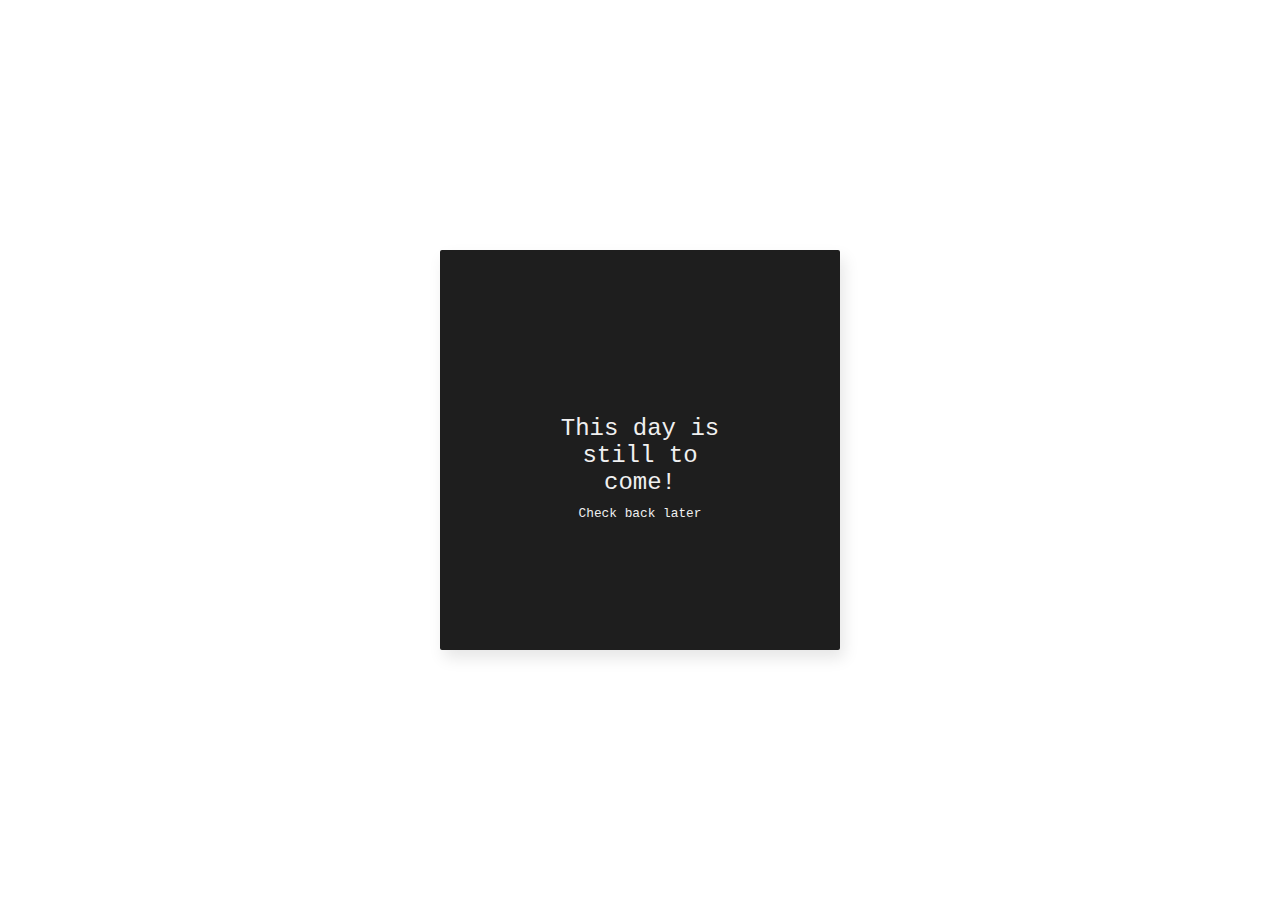
<file: Showcase/todo/index.html>
<!DOCTYPE html>
<html>

<head>
    <title>100 Days of CSS - Alberto Denti</title>
    <style>
        .frame {
            position: absolute;
            top: 50%;
            left: 50%;
            width: 400px;
            height: 400px;
            margin-top: -200px;
            margin-left: -200px;
            border-radius: 2px;
            box-shadow: 4px 8px 16px 0 rgba(0, 0, 0, 0.1);
            overflow: hidden;
            background: #1e1e1e;
            color: #f0f0f0;
            font-family: "Courier New", Helvetica, sans-serif;
            -webkit-font-smoothing: antialiased;
            -moz-osx-font-smoothing: grayscale;
        }
        
        .center {
            position: absolute;
            top: 50%;
            left: 50%;
            transform: translate(-50%, -50%);
            display: flex;
            flex-direction: column;
            align-items: center;
            justify-items: center;
            padding-top: 35px;
            text-align: center;
        }

        .center h1 {
            font-size: 1.5em;
            font-weight: 400;
            margin: 0;
            margin-bottom: 10px;
        }

        .center h2 {
            font-size: 0.8em;
            font-weight: 300;
            margin: 0;
        }
    </style>
</head>

<body>
    <div class="frame">
        <div class="center">
            <h1>This day is still to come!</h1>
            <h2>Check back later</h2>
        </div>
    </div>
</body>

</html>
</file>
